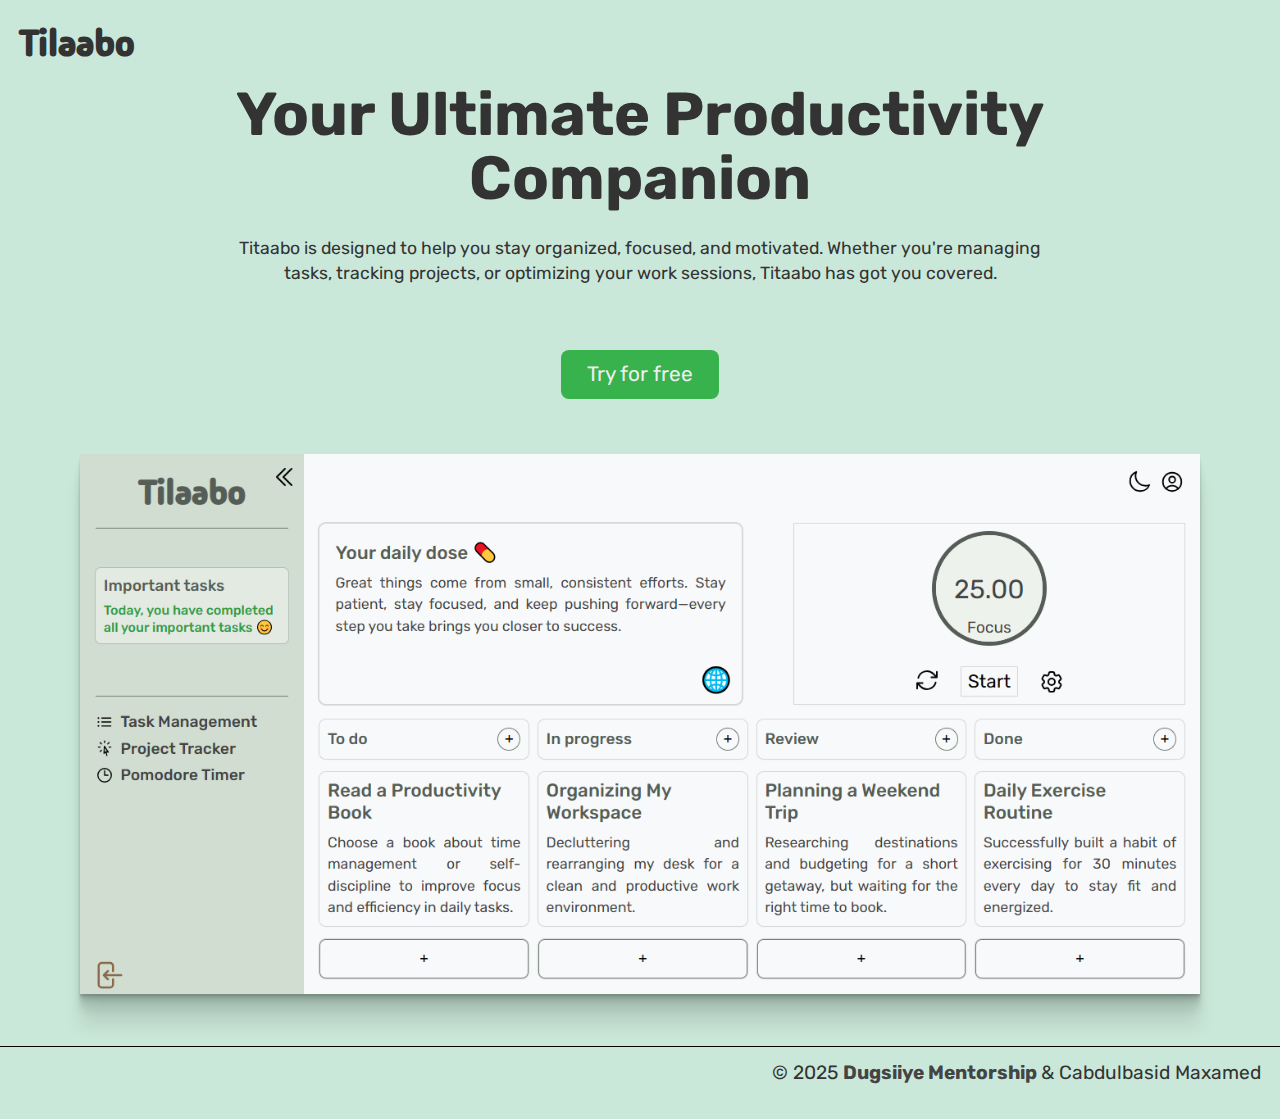
<file: index.html>
<!DOCTYPE html>
<html lang="en">
  <head>
    <meta charset="UTF-8" />
    <meta name="viewport" content="width=device-width, initial-scale=1.0" />
    <link rel="stylesheet" href="./css/responsive.css" />
    <link rel="stylesheet" href="styles.css" />
    <title>Tilaabo - ku maareey noloshaada</title>
  </head>
  <body>
    <div class="container">
      <header>
        <h2 class="logo-name">Tilaabo</h2>
      </header>
      <div class="content">
        <h1 class="heading">Your Ultimate Productivity Companion</h1>
        <p class="desc">
          Titaabo is designed to help you stay organized, focused, and
          motivated. Whether you're managing tasks, tracking projects, or
          optimizing your work sessions, Titaabo has got you covered.
        </p>
        <a href="/html/auth.html" id="try-free">Try for free</a>
      </div>
    </div>
    <div class="img">
      <img src="/assets/dashboard.png" alt="hero image" />
    </div>
    <footer class="footer">
      <p class="copyright">
        &copy; 2025
        <strong>
          <a href="https://dugsiiye.com/">Dugsiiye Mentorship</a> </strong
        >& Cabdulbasid Maxamed
      </p>
    </footer>
  </body>
</html>
</file>
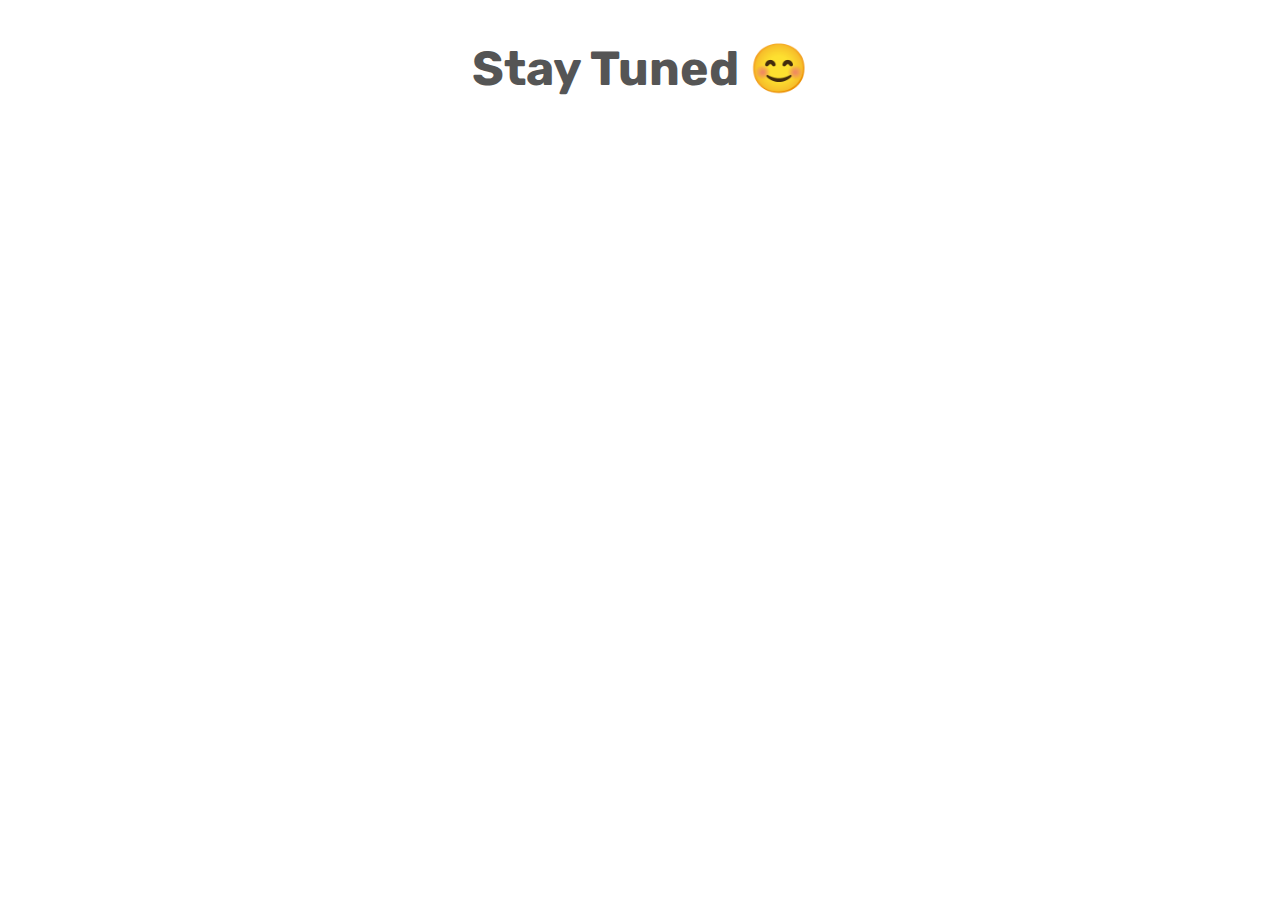
<file: html/auth.html>
<!DOCTYPE html>
<html lang="en">
  <head>
    <meta charset="UTF-8" />
    <meta name="viewport" content="width=device-width, initial-scale=1.0" />
    <link rel="stylesheet" href="../css/auth.css" />
    <title>Stay tune!</title>
  </head>
  <body>
    <h1>Stay Tuned 😊</h1>
  </body>
</html>
</file>
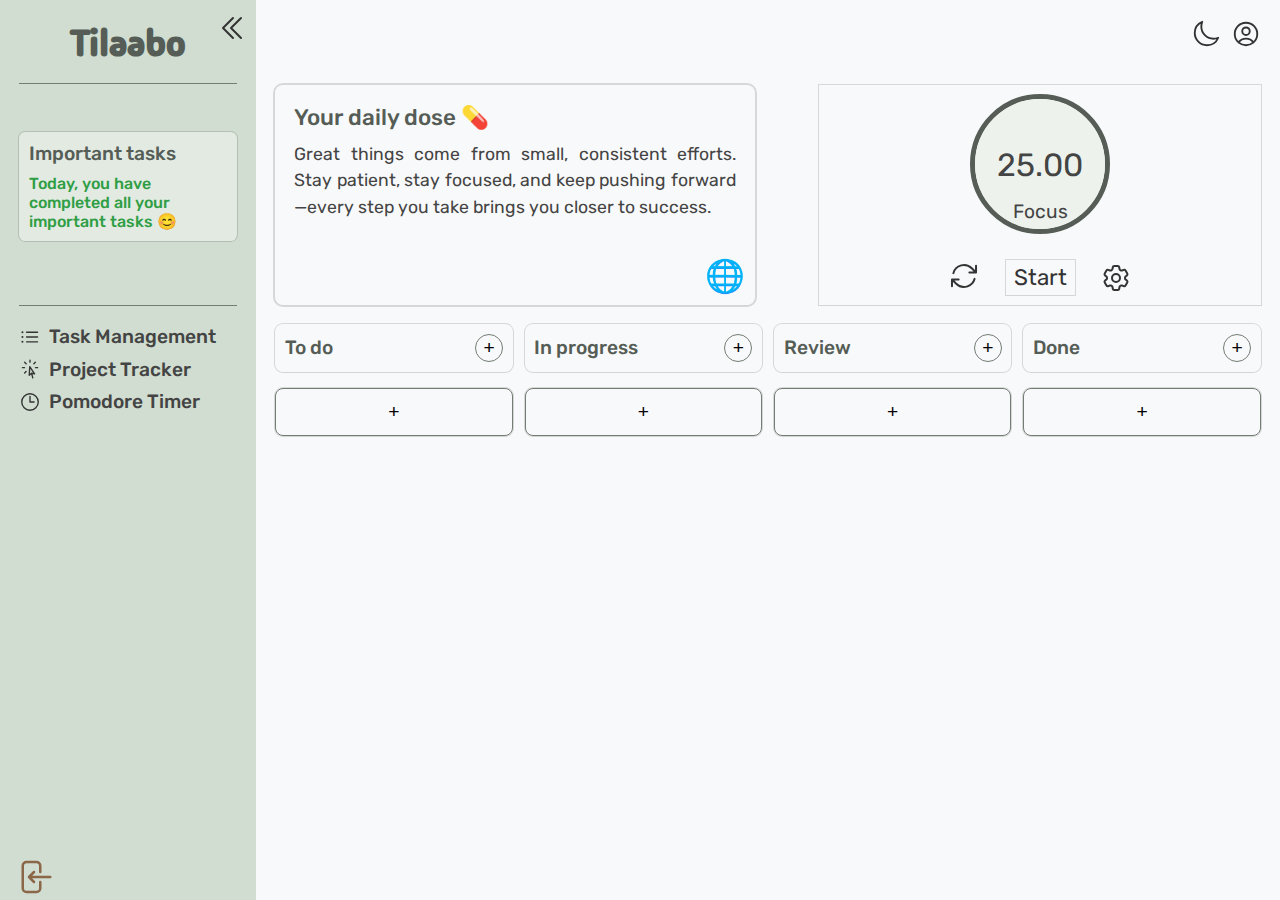
<file: html/dashboard.html>
<!DOCTYPE html>
<html lang="en">
  <head>
    <meta charset="UTF-8" />
    <meta name="viewport" content="width=device-width, initial-scale=1.0" />
    <link rel="stylesheet" href="../css/responsive.css" />
    <link rel="stylesheet" href="../css/dashboard.css" />
    <link rel="stylesheet" href="../styles.css" />
    <title>Dashboard</title>
  </head>
  <body>
    <div id="add-project-box">
      <div class="project-box">
        <span class="cancel-icon">&#10006;</span>
        <div class="working-box">
          <h3 class="working-box-title">Focus session</h3>
          <div class="time-box">
            <button class="prev">-</button>
            <span class="time-text">25</span>
            <button class="next">+</button>
          </div>
        </div>
        <div class="working-box">
          <h3 class="working-box-title">Short break</h3>
          <div class="time-box">
            <button class="prev">-</button>
            <span class="time-text">05</span>
            <button class="next">+</button>
          </div>
        </div>
        <div class="working-box">
          <h3 class="working-box-title">Long break</h3>
          <div class="time-box">
            <button class="prev">-</button>
            <span class="time-text">15</span>
            <button class="next">+</button>
          </div>
        </div>
        <div class="working-box">
          <h3 class="working-box-title">Long break after</h3>
          <div class="time-box">
            <button class="prev">-</button>
            <span class="time-text">25</span>
            <button class="next">+</button>
          </div>
        </div>
        <!-- <form id="form">
          <input
            type="text"
            name="text"
            id="project-box-title"
            placeholder="Project title"
          />
          <textarea
            name=""
            id="project-box-text"
            placeholder="Project description"
            rows="8"
          ></textarea>
        </form> -->

        <div class="btns">
          <button type="submit" id="addProject" class="btn">Save</button>
          <!-- <button id="DelProject" class="btn">Delete</button> -->
        </div>
      </div>
    </div>
    <!-- main-grid-2-cols -->
    <div class="main-grid">
      <div class="side-bar">
        <div class="open-close-bar">
          <svg
            xmlns="http://www.w3.org/2000/svg"
            fill="none"
            viewBox="0 0 24 24"
            stroke-width="1.5"
            stroke="currentColor"
            class="close-bar-icon"
          >
            <path
              stroke-linecap="round"
              stroke-linejoin="round"
              d="m18.75 4.5-7.5 7.5 7.5 7.5m-6-15L5.25 12l7.5 7.5"
            />
          </svg>
          <svg
            xmlns="http://www.w3.org/2000/svg"
            fill="none"
            viewBox="0 0 24 24"
            stroke-width="1.5"
            stroke="currentColor"
            class="open-bar-icon"
          >
            <path
              stroke-linecap="round"
              stroke-linejoin="round"
              d="m5.25 4.5 7.5 7.5-7.5 7.5m6-15 7.5 7.5-7.5 7.5"
            />
          </svg>
        </div>
        <div class="logo">
          <h2 class="logo-name">Tilaabo</h2>
        </div>
        <div id="important-tasks">
          <p class="imp-title">Important tasks</p>
          <p style="color: #2f9e44; font-weight: 500">
            Today, you have completed all your important tasks 😊
          </p>
          <!-- Dynamically will handle javascript
          <div class="imp-task">
            <div class="div">
              <input type="checkbox" name="" id="" />
              <p>task one</p>
            </div>
          </div> -->
        </div>
        <div class="task-box">
          <div class="tasks">
            <svg
              xmlns="http://www.w3.org/2000/svg"
              fill="none"
              viewBox="0 0 24 24"
              stroke-width="1.5"
              stroke="currentColor"
              class="tasks-icon"
            >
              <path
                stroke-linecap="round"
                stroke-linejoin="round"
                d="M8.25 6.75h12M8.25 12h12m-12 5.25h12M3.75 6.75h.007v.008H3.75V6.75Zm.375 0a.375.375 0 1 1-.75 0 .375.375 0 0 1 .75 0ZM3.75 12h.007v.008H3.75V12Zm.375 0a.375.375 0 1 1-.75 0 .375.375 0 0 1 .75 0Zm-.375 5.25h.007v.008H3.75v-.008Zm.375 0a.375.375 0 1 1-.75 0 .375.375 0 0 1 .75 0Z"
              />
            </svg>

            <p id="tasks"><a href="../html/tasks.html">Task Management</a></p>
          </div>
          <div class="project">
            <svg
              xmlns="http://www.w3.org/2000/svg"
              fill="none"
              viewBox="0 0 24 24"
              stroke-width="1.5"
              stroke="currentColor"
              class="project-icon"
            >
              <path
                stroke-linecap="round"
                stroke-linejoin="round"
                d="M15.042 21.672 13.684 16.6m0 0-2.51 2.225.569-9.47 5.227 7.917-3.286-.672ZM12 2.25V4.5m5.834.166-1.591 1.591M20.25 10.5H18M7.757 14.743l-1.59 1.59M6 10.5H3.75m4.007-4.243-1.59-1.59"
              />
            </svg>

            <p id="tasks"><a href="../html/project.html">Project Tracker</a></p>
          </div>
          <div class="timer">
            <svg
              xmlns="http://www.w3.org/2000/svg"
              fill="none"
              viewBox="0 0 24 24"
              stroke-width="1.5"
              stroke="currentColor"
              class="timer-icon"
            >
              <path
                stroke-linecap="round"
                stroke-linejoin="round"
                d="M12 6v6h4.5m4.5 0a9 9 0 1 1-18 0 9 9 0 0 1 18 0Z"
              />
            </svg>

            <p id="tasks"><a href="../html/pomodore.html">Pomodore Timer</a></p>
          </div>
        </div>
        <button id="exit-btn">
          <svg
            xmlns="http://www.w3.org/2000/svg"
            fill="none"
            viewBox="0 0 24 24"
            stroke-width="1.5"
            stroke="currentColor"
            class="exit-btn-icon"
          >
            <path
              stroke-linecap="round"
              stroke-linejoin="round"
              d="M15.75 9V5.25A2.25 2.25 0 0 0 13.5 3h-6a2.25 2.25 0 0 0-2.25 2.25v13.5A2.25 2.25 0 0 0 7.5 21h6a2.25 2.25 0 0 0 2.25-2.25V15M12 9l-3 3m0 0 3 3m-3-3h12.75"
            />
          </svg>
        </button>
      </div>
      <div class="dashboard">
        <header>
          <div id="light-dark-mode">
            <svg
              xmlns="http://www.w3.org/2000/svg"
              fill="none"
              viewBox="0 0 24 24"
              stroke-width="1.5"
              stroke="currentColor"
              class="moon-icon"
            >
              <path
                stroke-linecap="round"
                stroke-linejoin="round"
                d="M21.752 15.002A9.72 9.72 0 0 1 18 15.75c-5.385 0-9.75-4.365-9.75-9.75 0-1.33.266-2.597.748-3.752A9.753 9.753 0 0 0 3 11.25C3 16.635 7.365 21 12.75 21a9.753 9.753 0 0 0 9.002-5.998Z"
              />
            </svg>
            <!-- <svg
              xmlns="http://www.w3.org/2000/svg"
              fill="none"
              viewBox="0 0 24 24"
              stroke-width="1.5"
              stroke="currentColor"
              class="sun-icon"
            >
              <path
                stroke-linecap="round"
                stroke-linejoin="round"
                d="M12 3v2.25m6.364.386-1.591 1.591M21 12h-2.25m-.386 6.364-1.591-1.591M12 18.75V21m-4.773-4.227-1.591 1.591M5.25 12H3m4.227-4.773L5.636 5.636M15.75 12a3.75 3.75 0 1 1-7.5 0 3.75 3.75 0 0 1 7.5 0Z"
              />
            </svg> -->
          </div>
          <div id="user-profile">
            <svg
              xmlns="http://www.w3.org/2000/svg"
              fill="none"
              viewBox="0 0 24 24"
              stroke-width="1.5"
              stroke="currentColor"
              class="user-profile-icon"
            >
              <path
                stroke-linecap="round"
                stroke-linejoin="round"
                d="M17.982 18.725A7.488 7.488 0 0 0 12 15.75a7.488 7.488 0 0 0-5.982 2.975m11.963 0a9 9 0 1 0-11.963 0m11.963 0A8.966 8.966 0 0 1 12 21a8.966 8.966 0 0 1-5.982-2.275M15 9.75a3 3 0 1 1-6 0 3 3 0 0 1 6 0Z"
              />
            </svg>
          </div>
        </header>
        <div class="quote-time-div">
          <div id="quote">
            <p class="quote-title">Your daily dose 💊</p>
            <p class="the-quote">
              Great things come from small, consistent efforts. Stay patient,
              stay focused, and keep pushing forward—every step you take brings
              you closer to success.
            </p>
            <button id="translate">🌐</button>
          </div>
          <!-- Pomodore Timer -->
          <div class="pomodore-timer">
            <div class="timer-container">
              <div class="clock-container">
                <div class="main-circle">
                  <div class="clock">
                    <div class="span">
                      <span id="time">25.00</span>
                      <span id="time-type">Focus</span>
                    </div>
                  </div>
                </div>
                <!-- clock Settings -->
                <div class="clock-setting">
                  <div class="flip">
                    <svg
                      xmlns="http://www.w3.org/2000/svg"
                      fill="none"
                      viewBox="0 0 24 24"
                      stroke-width="1.5"
                      stroke="currentColor"
                      class="flip-icon"
                    >
                      <path
                        stroke-linecap="round"
                        stroke-linejoin="round"
                        d="M16.023 9.348h4.992v-.001M2.985 19.644v-4.992m0 0h4.992m-4.993 0 3.181 3.183a8.25 8.25 0 0 0 13.803-3.7M4.031 9.865a8.25 8.25 0 0 1 13.803-3.7l3.181 3.182m0-4.991v4.99"
                      />
                    </svg>
                  </div>
                  <div class="start">
                    <p>Start</p>
                  </div>
                  <div class="settings">
                    <svg
                      xmlns="http://www.w3.org/2000/svg"
                      fill="none"
                      viewBox="0 0 24 24"
                      stroke-width="1.5"
                      stroke="currentColor"
                      class="size-6"
                    >
                      <path
                        stroke-linecap="round"
                        stroke-linejoin="round"
                        d="M9.594 3.94c.09-.542.56-.94 1.11-.94h2.593c.55 0 1.02.398 1.11.94l.213 1.281c.063.374.313.686.645.87.074.04.147.083.22.127.325.196.72.257 1.075.124l1.217-.456a1.125 1.125 0 0 1 1.37.49l1.296 2.247a1.125 1.125 0 0 1-.26 1.431l-1.003.827c-.293.241-.438.613-.43.992a7.723 7.723 0 0 1 0 .255c-.008.378.137.75.43.991l1.004.827c.424.35.534.955.26 1.43l-1.298 2.247a1.125 1.125 0 0 1-1.369.491l-1.217-.456c-.355-.133-.75-.072-1.076.124a6.47 6.47 0 0 1-.22.128c-.331.183-.581.495-.644.869l-.213 1.281c-.09.543-.56.94-1.11.94h-2.594c-.55 0-1.019-.398-1.11-.94l-.213-1.281c-.062-.374-.312-.686-.644-.87a6.52 6.52 0 0 1-.22-.127c-.325-.196-.72-.257-1.076-.124l-1.217.456a1.125 1.125 0 0 1-1.369-.49l-1.297-2.247a1.125 1.125 0 0 1 .26-1.431l1.004-.827c.292-.24.437-.613.43-.991a6.932 6.932 0 0 1 0-.255c.007-.38-.138-.751-.43-.992l-1.004-.827a1.125 1.125 0 0 1-.26-1.43l1.297-2.247a1.125 1.125 0 0 1 1.37-.491l1.216.456c.356.133.751.072 1.076-.124.072-.044.146-.086.22-.128.332-.183.582-.495.644-.869l.214-1.28Z"
                      />
                      <path
                        stroke-linecap="round"
                        stroke-linejoin="round"
                        d="M15 12a3 3 0 1 1-6 0 3 3 0 0 1 6 0Z"
                      />
                    </svg>
                  </div>
                </div>
              </div>
            </div>
          </div>
        </div>

        <!-- Bottom dashboard -->
        <div class="bottom-dash">
          <div class="box">
            <div class="box-btn-top">
              <p class="box-btn-text">To do</p>
              <button class="box-btn-btn box-btn todo-btn">+</button>
            </div>
            <div class="text-card">
              
              <!-- <h3 class="bottom-dash-box-title">Daily Exercise Routine</h3>
              <p class="bottom-dash-box-desc">
                Successfully built a habit of exercising for 30 minutes every
                day to stay fit and energized.
              </p> -->
            </div>
            <button class="box-btn-bottom box-btn todo-btn">+</button>
          </div>
          <div class="box">
            <div class="box-btn-top">
              <p class="box-btn-text">In progress</p>
              <button class="box-btn-btn box-btn">+</button>
            </div>
            <!-- <div class="todo-card">
              <h3 class="bottom-dash-box-title">Daily Exercise Routine</h3>
              <p class="bottom-dash-box-desc">
                Successfully built a habit of exercising for 30 minutes every
                day to stay fit and energized.
              </p>
            </div> -->
            <button class="box-btn-bottom box-btn">+</button>
          </div>
          <div class="box">
            <div class="box-btn-top">
              <p class="box-btn-text">Review</p>
              <button class="box-btn-btn box-btn">+</button>
            </div>
            <!-- <div class="todo-card">
              <h3 class="bottom-dash-box-title">Daily Exercise Routine</h3>
              <p class="bottom-dash-box-desc">
                Successfully built a habit of exercising for 30 minutes every
                day to stay fit and energized.
              </p>
            </div> -->
            <button class="box-btn-bottom box-btn">+</button>
          </div>
          <div class="box">
            <div class="box-btn-top">
              <p class="box-btn-text">Done</p>
              <button class="box-btn-btn box-btn">+</button>
            </div>
            <!-- <div class="todo-card">
              <h3 class="bottom-dash-box-title">Daily Exercise Routine</h3>
              <p class="bottom-dash-box-desc">
                Successfully built a habit of exercising for 30 minutes every
                day to stay fit and energized.
              </p>
            </div> -->
            <button class="box-btn-bottom box-btn">+</button>
          </div>
        </div>
      </div>
    </div>

    <!-- Script -->
    <script src="../js/dashboard.js"></script>
  </body>
</html>
</file>
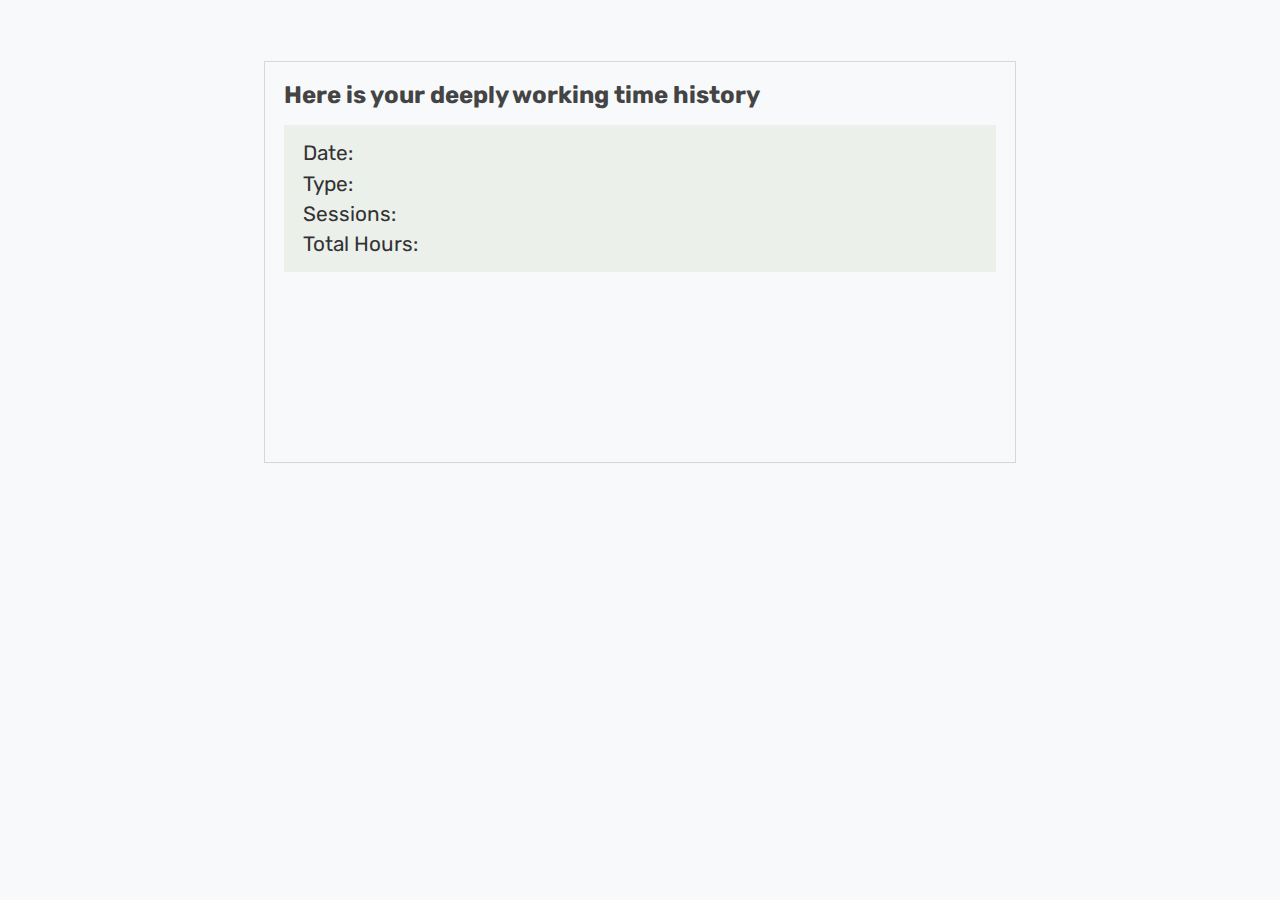
<file: html/pomodore.html>
<!DOCTYPE html>
<html lang="en">
  <head>
    <meta charset="UTF-8" />
    <meta name="viewport" content="width=device-width, initial-scale=1.0" />
    <link rel="stylesheet" href="../css/responsive.css" />
    <link rel="stylesheet" href="../css/pomodore.css" />
    <link rel="stylesheet" href="../styles.css" />
    <title>Pomodore</title>
  </head>
  <body>
    <div class="container">
      <h2 class="container-title">Here is your deeply working time history</h2>
      <div class="history">
        <span class="date"> Date: </span>
        <p class="type">Type:</p>
        <p class="sessions">Sessions:</p>
        <p class="total-hours">Total Hours:</p>
      </div>
    </div>
  </body>
</html>
</file>
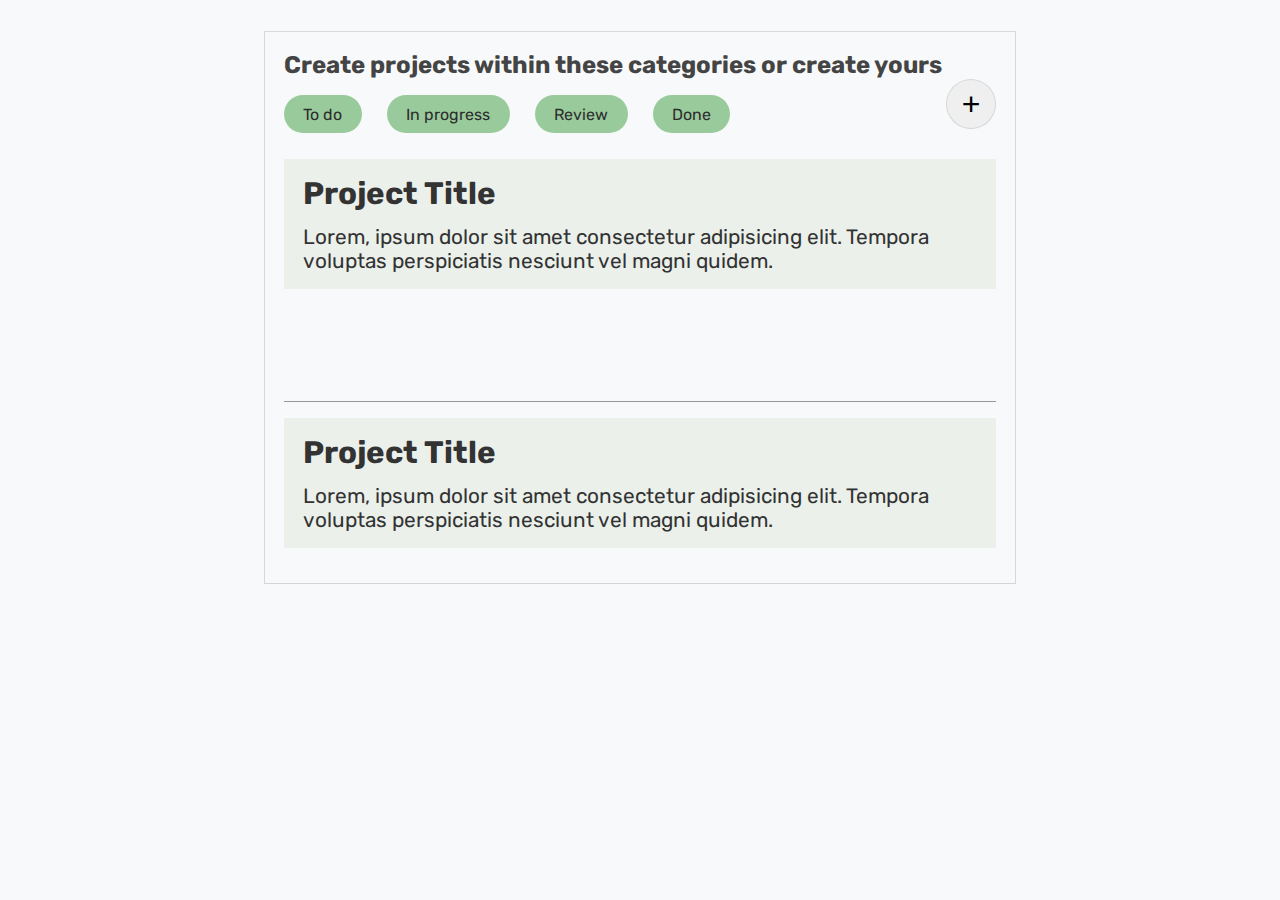
<file: html/project.html>
<!DOCTYPE html>
<html lang="en">
  <head>
    <meta charset="UTF-8" />
    <meta name="viewport" content="width=device-width, initial-scale=1.0" />
    <link rel="stylesheet" href="../css/responsive.css" />
    <link rel="stylesheet" href="../css/project.css" />
    <link rel="stylesheet" href="../styles.css" />
    <title>Projects</title>
  </head>
  <body>
    <div class="container">
      <button id="addBtn">+</button>
      <h2 class="container-title">
        Create projects within these categories or create yours
      </h2>
      <div class="categories">
        <a href="#" id="category-item">To do</a>
        <a href="#" id="category-item">In progress</a>
        <a href="#" id="category-item">Review</a>
        <a href="#" id="category-item">Done</a>
      </div>
      <div id="add-project-box">
        <div class="project-box">
          <span class="cancel-icon">&#10006;</span>
          <form id="form">
            <input
              type="text"
              name="text"
              id="project-box-title"
              placeholder="Project title"
            />
            <textarea
              name=""
              id="project-box-text"
              placeholder="Project description"
              rows="8"
            ></textarea>
          </form>

          <div class="btns">
            <button type="submit" id="addProject" class="btn">Add</button>
            <button id="DelProject" class="btn">Delete</button>
          </div>
        </div>
      </div>
      <div class="project-list">
        <div class="project-item">
          <h2 class="project-title">Project Title</h2>
          <p class="project-desc">
            Lorem, ipsum dolor sit amet consectetur adipisicing elit. Tempora
            voluptas perspiciatis nesciunt vel magni quidem.
          </p>
        </div>
      </div>
      <div class="comp-project-cont">
        <span class="divider"></span>
        <ul class="completed-tasks">
          <div class="project-item">
            <h2 class="project-title">Project Title</h2>
            <p class="project-desc">
              Lorem, ipsum dolor sit amet consectetur adipisicing elit. Tempora
              voluptas perspiciatis nesciunt vel magni quidem.
            </p>
          </div>
        </ul>
      </div>
    </div>
  </body>
</html>
</file>
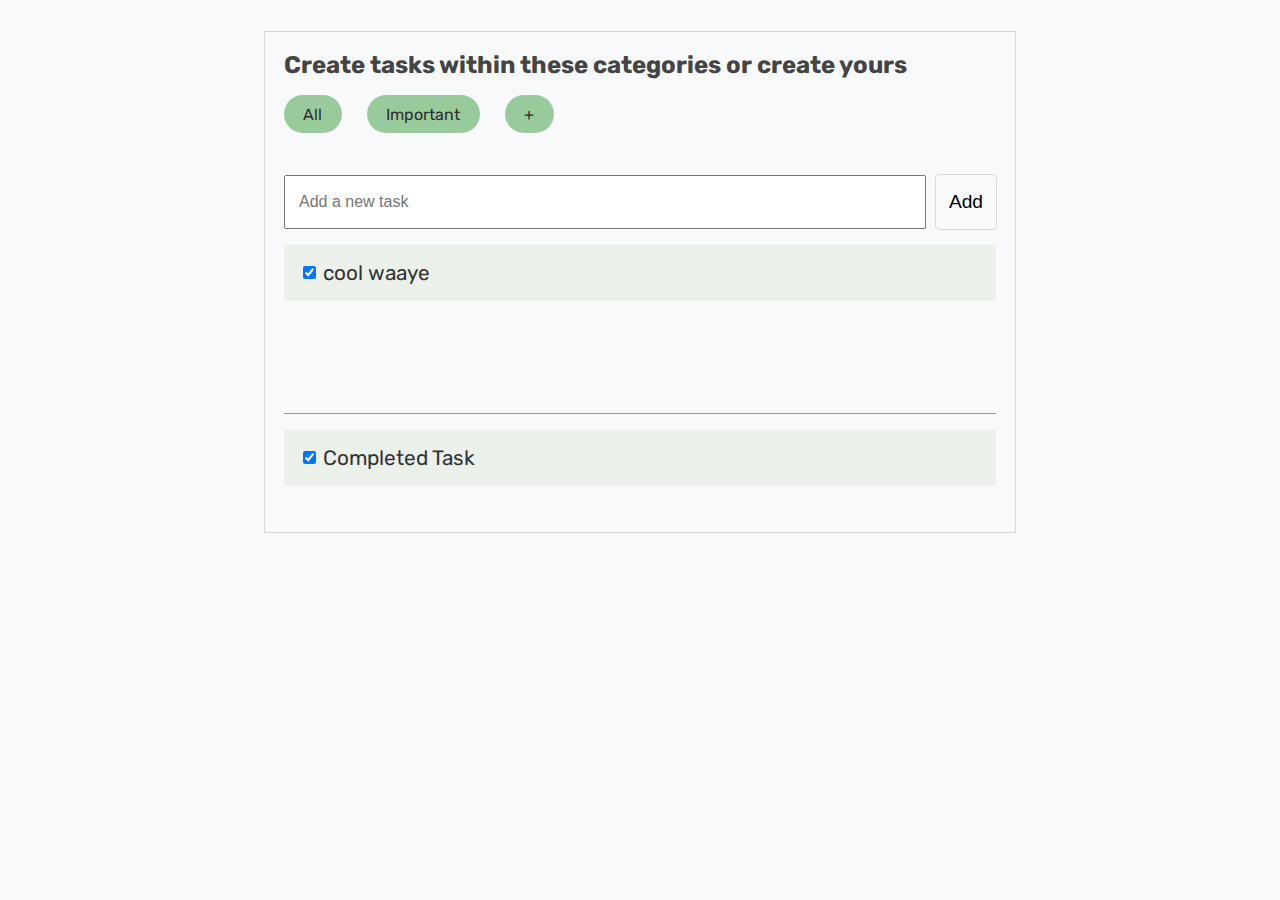
<file: html/tasks.html>
<!DOCTYPE html>
<html lang="en">
  <head>
    <meta charset="UTF-8" />
    <meta name="viewport" content="width=device-width, initial-scale=1.0" />
    <link rel="stylesheet" href="../css/responsive.css" />
    <link rel="stylesheet" href="../css/tasks.css" />
    <link rel="stylesheet" href="../styles.css" />
    <title>Tasks</title>
  </head>
  <body>
    <div class="container">
      <h2 class="container-title">
        Create tasks within these categories or create yours
      </h2>
      <div class="categories">
        <a href="#" class="category-item">All</a>
        <a href="#" class="category-item">Important</a>
        <a href="#" id="category-btn">+</a>
      </div>
      <form id="form-box">
        <input class="text-input" type="text" placeholder="Add a new task" />
        <button type="submit" id="btn-add">Add</button>
      </form>
      <ul class="task-list">
        <li class="task-item">
          <input type="checkbox" name="" id="checkbox" checked />
          <span>cool waaye</span>
        </li>
      </ul>
      <div class="comp-task-cont">
        <span class="divider"></span>
        <ul class="completed-tasks">
          <li class="task-item">
            <input type="checkbox" name="" id="checkbox" checked />
            <span>Completed Task</span>
          </li>
        </ul>
      </div>
    </div>

    <!-- Script -->
    <script src="../js/tasks.js"></script>
  </body>
</html>
</file>
<file: css/responsive.css>
/* Responsive */
@media (max-width: 428px) {
  /*  */

  .logo {
    display: none;
  }

  #important-tasks {
    display: none;
  }

  .task-box {
    display: none !important;
  }

  .open-bar-icon {
    display: block !important;
    right: -10px !important;
  }

  .close-bar-icon {
    display: none;
  }

  .bottom-dash {
    flex-direction: column !important;
  }

  .todo {
    width: 100% !important;
  }

  .logo-name {
    font-size: 3rem !important;
    font-family: "Madimi One", sans-serif;
  }

  .content {
    max-width: 420px !important;
    margin: 32px auto !important;

    padding: 0 12px;
  }

  .heading {
    font-size: 3rem !important;
  }

  .desc {
    font-size: 1rem !important;
    line-height: 1.6 !important;
  }

  #try-free {
    /* display: inline-block; */
    padding: 1.3rem 2.6rem !important;
  }

  .img {
    padding: 0 1rem !important;
  }

  .copyright {
    font-size: 0.9rem !important;
    line-height: 1.4;
  }
}
/* 
428 - 838 */

@media (min-width: 430px) and (max-width: 768px) {
  .bottom-dash {
    flex-wrap: wrap;
  }

  .todo {
    width: 48% !important;
  }

  .content {
    /* background-color: red; */
    max-width: 600px !important;

    margin-top: 1rem !important;
  }

  .heading {
    font-size: 3rem !important;
  }

  .desc {
    font-size: 0.9rem !important;
    line-height: 1.6 !important;
  }

  .img {
    padding: 0 2rem !important;
  }

  .copyright {
    font-size: 0.85rem !important;
    line-height: 1.4;
  }
}

@media (min-width: 827px) and (max-width: 980px) {
  #quote {
    width: 200px !important;
  }

  /* .timer-container {
    width: 260px !important;
    background-color: green;
  } */

  .pomodore-timer {
    width: 200px !important;
  }
}

@media (max-width: 768px) {
  .content {
    margin-top: 1rem !important;
  }
}

@media (min-width: 768px) and (max-width: 846px) {
  .bottom-dash {
    flex-wrap: wrap;
  }

  .todo {
    width: 49% !important;
  }

  .img {
    padding: 0 2rem !important;
  }
}

@media (min-width: 1525px) {
img {
  width: 100%;
  height: auto;
}
}
</file>
<file: styles.css>
@import url("https://fonts.googleapis.com/css2?family=Madimi+One&family=Rubik:ital,wght@0,300..900;1,300..900&display=swap");

* {
  margin: 0;
  padding: 0;
  box-sizing: border-box;
}

body {
  font-family: "Rubik", sans-serif;
  background-color: #cae8d9;
  color: #333;

  /* width: 100%; */
}

a:link,
a:visited {
  color: #444;
  text-decoration: none;
}

.container {
  padding: 1.2rem;
}

.logo-name {
  font-size: 2.3rem;
  font-weight: 700;
  font-family: "Madimi One", sans-serif;
}

.content {
  max-width: 820px;
  display: flex;
  flex-direction: column;
  align-items: center;
  justify-content: center;

  margin: 1rem auto;
}

.heading {
  font-size: 3.8rem;
  text-align: center;
  line-height: 1.05;

  margin-bottom: 1.6rem;
}

.desc {
  font-size: 1.1rem;
  line-height: 1.4;
  text-align: center;

  margin-bottom: 4rem;
}

#try-free {
  /* display: inline-block; */
  padding: 0.8rem 1.6rem;
  border: none;
  background: none;
  background-color: #37b24d;
  border-radius: 8px;

  font-size: 1.3rem;
  cursor: pointer;
  color: #eee;
  margin-bottom: 1.2rem;

  transition: 0.3s ease;
}

#try-free:link {
  text-decoration: none;
}

#try-free:hover {
  background-color: #2b8a3e;
}

.img {
  /* max-width: 820px; */
  padding: 0 5rem;
}

img {
  max-width: 100%;
  height: auto;
  margin: 0 auto;
  /* margin-left: 10%; */
  /* transform: translateX(-50%); */

  margin-bottom: 3rem;

  box-shadow: rgba(0, 0, 0, 0.09) 0px 2px 1px, rgba(0, 0, 0, 0.09) 0px 4px 2px,
    rgba(0, 0, 0, 0.09) 0px 8px 4px, rgba(0, 0, 0, 0.09) 0px 16px 8px,
    rgba(0, 0, 0, 0.09) 0px 32px 16px;

  /* box-shadow: rgba(0, 0, 0, 0.02) 0px 1px 3px 0px,
    rgba(27, 31, 35, 0.15) 0px 0px 0px 1px; */
}

.footer {
  /* width: 100vw; */
  border-top: 1px solid black;
  padding-bottom: 2rem;
  padding-top: 0.8rem;
  padding-right: 1.2rem;

  text-align: end;
}

.copyright {
  font-size: 1.2rem;
  line-height: 1.4;
}

/* Responsive */
</file>
<file: css/auth.css>
@import url("https://fonts.googleapis.com/css2?family=Madimi+One&family=Rubik:ital,wght@0,300..900;1,300..900&display=swap");

body {
  font-family: "Rubik", sans-serif;

  display: flex;
  align-items: center;
  justify-content: center;
}

h1 {
    font-size: 3rem;
    color: #555;
}
</file>
<file: css/dashboard.css>
.main-grid {
  width: 100%;
  height: 100vh;

  display: grid;
  grid-template-columns: 1fr 4fr;
}

.side-bar {
  background-color: #d0ddd0;
  padding: 1.2rem;

  display: block;
  flex-direction: column;

  position: relative;
}

.logo {
  padding-bottom: 1rem;
  margin-bottom: 3rem;
  border-bottom: 1px solid #727d73;
  color: #555d56;
}

.logo-name {
  font-size: 2.6rem;
  text-align: center;
  font-weight: 700;
  font-family: "Madimi One", sans-serif;
}

.close-bar-icon,
.open-bar-icon {
  width: 32px;
  height: 32px;
  position: absolute;

  top: 12px;
  right: 8px;

  cursor: pointer;
}

.open-bar-icon {
  display: none;
}

#important-tasks {
  /* border: 1px solid #727d73; */
  border-radius: 0.4rem;
  /* height: 10rem; */
  padding: 0.6rem;
  margin-bottom: 4rem;
  background-color: #e2eae2;

  box-shadow: rgba(0, 0, 0, 0.02) 0px 1px 3px 0px,
    rgba(27, 31, 35, 0.15) 0px 0px 0px 1px;
}

#important-tasks .div {
  display: flex;
  align-items: center;
  gap: 0.5rem;

  font-size: 1.2rem;
  margin-bottom: 0.5rem;
}

.imp-title {
  font-size: 1.2rem;
  font-weight: 500;
  margin-bottom: 0.6rem;
  color: #555d56;
}

.div {
  cursor: pointer;
}

.div p {
  color: #333;
}

.task-box {
  border-top: 1px solid #727d73;
  margin-bottom: 4rem;
  padding-top: 1.2rem;

  display: flex;
  flex-direction: column;
  gap: 0.6rem;
}

.task-box div {
  cursor: pointer;
}

.task-box p {
  font-size: 1.2rem;
  font-weight: 500;
  color: #444;
}

.tasks,
.project,
.timer {
  display: flex;
  align-items: center;
  gap: 0.5rem;
}

.tasks-icon,
.project-icon,
.timer-icon {
  width: 22px;
  height: 22px;
}

#exit-btn {
  /* align-self: flex-start; */
  margin-top: 1.6rem;
  border: none;
  background: none;
  cursor: pointer;

  position: absolute;
  bottom: 0;
  left: 14px;
}

.exit-btn-icon {
  width: 40px;
  height: 40px;
  border: 0;
  stroke: #8b6647;
}

.dashboard {
  background-color: #f8f9fa;
  /* background-color: #e2eae2; */
  padding: 1.2rem;
}

.project-icon {
  font-size: 20px;
}

/* Dashboard */
header {
  display: flex;
  justify-content: flex-end;
  gap: 0.6rem;
  align-items: center;

  margin-bottom: 2rem;
}

.moon-icon,
.sun-icon,
.user-profile-icon {
  width: 30px;
  height: 30px;
  cursor: pointer;
}

/* Quote-Pomodore */
.quote-time-div {
  display: flex;
  align-items: center;
  justify-content: space-between;
  flex-wrap: wrap;

  gap: 4rem;
}

#quote {
  padding: 1.2rem;
  flex: 1;
  height: 220px;

  border-radius: 8px;

  box-shadow: rgba(0, 0, 0, 0.02) 0px 1px 3px 0px,
    rgba(27, 31, 35, 0.15) 0px 0px 0px 2px;

  position: relative;
}

.the-quote {
  font-size: 1.1rem;

  line-height: 1.5;
  color: #444;
  text-align: justify;

  margin-bottom: 0.6rem;
}

.quote-title {
  font-size: 1.4rem;
  font-weight: 500;
  margin-bottom: 0.6rem;
  color: #555d56;
  font-weight: 500;
}

#translate {
  border: none;
  background: none;
  font-size: 2rem;
  cursor: pointer;

  position: absolute;
  bottom: 10px;
  right: 10px;
}

.pomodore-timer {
  flex: 1;
  height: 220px;

  display: flex;
  justify-content: center;
  align-items: center;

  /* box-shadow: rgba(0, 0, 0, 0.02) 0px 1px 3px 0px,
    rgba(27, 31, 35, 0.15) 0px 0px 0px 1px; */

  /* background-color: red; */
}

.timer-container {
  flex: 1;
  width: 400px;
  /* width: 100%; */
  height: 220px;

  display: flex;
  align-items: center;
  justify-content: center;

  box-shadow: rgba(0, 0, 0, 0.02) 0px 1px 3px 0px,
    rgba(27, 31, 35, 0.15) 0px 0px 0px 1px;
}

.clock-container {
  display: flex;
  flex-direction: column;
  align-items: center;
  justify-content: center;
  gap: 1.6rem;

  padding: 2rem;
}

.clock {
  width: 130px;
  height: 130px;
  background-color: #edf2ed;
  border-radius: 50%;

  /* display: flex;
    flex-direction: column;
    align-items: center;
    justify-content: center; */

  text-align: center;
  position: relative;
}

.main-circle {
  width: 140px;
  height: 140px;
  border: 5px solid #555d56;
  border-radius: 50%;

  display: flex;
  align-items: center;
  justify-content: center;
}

.clock span {
  display: block;
  /* text-align: center; */
}

.span {
  margin-top: 65%;
  transform: translateY(-50%);
}

#time {
  margin-bottom: 1rem;
}

.clock .span #time {
  font-size: 2rem;
  color: #444;
}

.clock .span #time-type {
  font-size: 1.2rem;
  color: #444;
}

.clock-setting {
  display: flex;
  align-items: center;
  gap: 1.6rem;
}

.flip {
  /* display: flex;
  align-items: center;
  gap: 0.2rem; */
}

.flip-icon,
.settings {
  width: 32px;
  height: 32px;

  cursor: pointer;
}

.start {
  font-size: 1.4rem;
  padding: 4px 8px;
  box-shadow: rgba(0, 0, 0, 0.02) 0px 1px 3px 0px,
    rgba(27, 31, 35, 0.15) 0px 0px 0px 1px;

  cursor: pointer;
}

/* Bottom Dash */
.bottom-dash {
  width: 100%;
  /* background-color: red; */
  margin-top: 1.2rem;
  /* height: 200px; */

  display: flex;
  align-items: flex-start;
  justify-content: space-between;
  gap: 12px;

  /* flex-wrap: wrap; */
}

.box {
  width: 25%;
  /* background-color: blue; */

  border-radius: 12px;
}

.box-btn {
  border: none;
  background: none;
  border: 1px solid #727d73;
  font-size: 1.2rem;
  text-align: center;

  cursor: pointer;
}

.box-btn-top {
  box-shadow: rgba(0, 0, 0, 0.02) 0px 1px 3px 0px,
    rgba(27, 31, 35, 0.15) 0px 0px 0px 1px;
  padding: 0.6rem;

  margin-bottom: 1rem;
  border-radius: 8px;

  display: flex;
  align-items: center;
  justify-content: space-between;
}

.box-btn-btn {
  width: 28px;
  height: 28px;
  border-radius: 50%;
}

.box-btn-text {
  font-size: 1.2rem;
  font-weight: 500;
  color: #555d56;
}

.box-card {
  box-shadow: rgba(0, 0, 0, 0.02) 0px 1px 3px 0px,
    rgba(27, 31, 35, 0.15) 0px 0px 0px 1px;

  border-radius: 8px;
  padding: 0.6rem;

  margin-bottom: 1rem;
}

.bottom-dash-box-title {
  font-size: 1.4rem;
  font-weight: 500;
  font-weight: 500;
  margin-bottom: 0.6rem;
  color: #555d56;
}

.bottom-dash-box-desc {
  font-size: 1.1rem;
  line-height: 1.5;
  color: #444;
  text-align: justify;
}

.box-btn-bottom {
  width: 100%;
  padding: 12px 32px;
  border-radius: 8px;

  box-shadow: rgba(0, 0, 0, 0.02) 0px 1px 3px 0px,
    rgba(27, 31, 35, 0.15) 0px 0px 0px 1px;
}

/* Pomodore Settings pop up */

#add-project-box {
  display: none; /* Hidden by default */
  position: fixed;
  z-index: 100;
  left: 0;
  top: 0;
  width: 100%;
  height: 100%;
  overflow: auto;
  background-color: rgba(0, 0, 0, 0.8);
}

.project-box {
  position: relative;
  margin: 5% auto;
  width: 80%;
  max-width: 400px;

  background-color: #e7f1ec;
  /* height: 400px; */

  padding: 2rem;

  display: flex;
  flex-direction: column;
  gap: 1rem;
}

.working-box {
  display: flex;
  flex-direction: column;
  align-items: center;
  gap: 1rem;
}

.working-box-title {
  font-size: 1.4rem;
}

.time-box {
  display: flex;
  align-items: center;
  gap: 1rem;
}

.prev,
.next {
  width: 28px;
  height: 28px;
  font-size: 1rem;
  background: none;
  border: none;
  box-shadow: rgba(0, 0, 0, 0.02) 0px 1px 3px 0px,
    rgba(6, 7, 9, 0.15) 0px 0px 0px 1px;

  font-size: 1.6rem;

  display: flex;
  align-items: center;
  justify-content: center;

  cursor: pointer;
}

.time-text {
  font-size: 1.6rem;
  font-weight: 500;
}

/* 
#form {
  display: flex;
  flex-direction: column;
  gap: 1rem;
}

#project-box-title {
  padding: 1rem 0.8rem;
  outline: none;

  font-size: 1rem;
}

#project-box-text {
  font-size: 1rem;
  outline: none;
  padding: 1rem 0.8rem;

  font-family: "Rubik", sans-serif;
} */

.btns {
  display: flex;
  align-items: center;
  gap: 1rem;
}

.btn {
  padding: 0.4rem 0.8rem;
  cursor: pointer;

  background: none;
  border: none;

  box-shadow: rgba(0, 0, 0, 0.02) 0px 1px 3px 0px,
    rgba(27, 31, 35, 0.15) 0px 0px 0px 1px;

  background-color: #fbfcfc;

  font-size: 1rem;
  border-radius: 4px;
}

.cancel-icon {
  width: 32px;
  height: 32px;
  background-color: rgb(199, 222, 222);
  border-radius: 50%;
  position: absolute;
  top: -10px;
  right: -10px;

  cursor: pointer;

  display: flex;
  align-items: center;
  justify-content: center;

  border: 2px solid rgba(0, 0, 0, 0.8);
}

/* 

box-shadow: rgba(0, 0, 0, 0.02) 0px 1px 3px 0px,
    rgba(27, 31, 35, 0.15) 0px 0px 0px 1px;

*/
</file>
<file: css/pomodore.css>
body {
  background-color: #f8f9fa !important;

  padding: 2rem;
}

.container {
  max-width: 750px;
  height: 400px;
  margin: 30px auto;

  box-shadow: rgba(0, 0, 0, 0.02) 0px 1px 3px 0px,
    rgba(27, 31, 35, 0.15) 0px 0px 0px 1px;

  position: relative;
}

.container-title {
  /* color: #2c2c2c; */
  color: #444;
  margin-bottom: 1rem;
}

.history {
  background-color: #ebf0eb;
  /* box-shadow: rgba(0, 0, 0, 0.02) 0px 1px 3px 0px,
    rgba(27, 31, 35, 0.15) 0px 0px 0px 1px; */
  padding: 1rem 1.2rem;
  font-size: 1.3rem;

  display: flex;
  flex-direction: column;
  /* align-items: center; */
  gap: 0.4rem;

  cursor: pointer;

  margin-bottom: 1rem;
}
</file>
<file: css/project.css>
body {
  background-color: #f8f9fa !important;

  padding: 2rem;
}

.container {
  max-width: 750px;
  margin: 0 auto;

  box-shadow: rgba(0, 0, 0, 0.02) 0px 1px 3px 0px,
    rgba(27, 31, 35, 0.15) 0px 0px 0px 1px;

  position: relative;
}

#addBtn {
  position: absolute;
  top: 0;
  right: 20px;

  width: 48px;
  height: 48px;
  border-radius: 50%;

  border: none;

  box-shadow: rgba(0, 0, 0, 0.02) 0px 1px 3px 0px,
    rgba(27, 31, 35, 0.15) 0px 0px 0px 1px;

  text-align: center;

  font-size: 2rem;
  cursor: pointer;

  margin-top: 3rem;
}

.container-title {
  /* color: #2c2c2c; */
  color: #444;
  margin-bottom: 1rem;
}

.categories {
  display: flex;
  gap: 1.6rem;
  align-items: center;

  margin-bottom: 1.6rem;
}

#category-item:link,
#category-item:visited {
  background-color: #99ca9b;
  padding: 0.6rem 1.2rem;
  border-radius: 30px;

  transition: 0.3s ease;

  color: #2d2d2d;
}

#category-item:hover,
#category-item:active {
  background-color: #62a265;
}

/* Tasks */
.project-list {
  list-style: none;

  margin-bottom: 7rem;
}

.project-item {
  background-color: #ebf0eb;
  /* box-shadow: rgba(0, 0, 0, 0.02) 0px 1px 3px 0px,
    rgba(27, 31, 35, 0.15) 0px 0px 0px 1px; */
  padding: 1rem 1.2rem;
  font-size: 1.3rem;

  display: flex;
  flex-direction: column;
  align-items: flex-start;
  gap: 0.8rem;

  cursor: pointer;

  margin-bottom: 1rem;
}

.divider {
  display: block;
  /* width: 100%; */
  border-top: 1px solid #979798;
  padding-top: 1rem;
}

/* Pop up box */

#add-project-box {
  display: none; /* Hidden by default */
  position: fixed;
  z-index: 100;
  left: 0;
  top: 0;
  width: 100%;
  height: 100%;
  overflow: auto;
  background-color: rgba(0, 0, 0, 0.8);
}

.project-box {
  position: relative;
  margin: 5% auto;
  width: 80%;
  max-width: 600px;

  background-color: #e7f1ec;
  height: 400px;

  padding: 2rem;

  display: flex;
  flex-direction: column;
  gap: 1rem;
}

#form {
  display: flex;
  flex-direction: column;
  gap: 1rem;
}

#project-box-title {
  padding: 1rem 0.8rem;
  outline: none;

  font-size: 1rem;
}

#project-box-text {
  font-size: 1rem;
  outline: none;
  padding: 1rem 0.8rem;

  font-family: "Rubik", sans-serif;
}

.btns {
  display: flex;
  align-items: center;
  gap: 1rem;
}

.btn {
  padding: 0.4rem 0.8rem;
  cursor: pointer;

  background: none;
  border: none;

  box-shadow: rgba(0, 0, 0, 0.02) 0px 1px 3px 0px,
    rgba(27, 31, 35, 0.15) 0px 0px 0px 1px;

  background-color: #fbfcfc;

  font-size: 1rem;
  border-radius: 4px;
}

.cancel-icon {
  width: 32px;
  height: 32px;
  background-color: rgb(199, 222, 222);
  border-radius: 50%;
  position: absolute;
  top: -10px;
  right: -10px;

  cursor: pointer;

  display: flex;
  align-items: center;
  justify-content: center;

  border: 2px solid rgba(0, 0, 0, 0.8);
}
</file>
<file: css/tasks.css>
body {
  background-color: #f8f9fa !important;

  padding: 2rem;
}

.container {
  max-width: 750px;
  height: 500px;
  margin: 0 auto;

  box-shadow: rgba(0, 0, 0, 0.02) 0px 1px 3px 0px,
    rgba(27, 31, 35, 0.15) 0px 0px 0px 1px;

  position: relative;
}

.container-title {
  /* color: #2c2c2c; */
  color: #444;
  margin-bottom: 1rem;
}

.categories {
  display: flex;
  gap: 1.6rem;
  align-items: center;

  margin-bottom: 1.6rem;

  overflow: scroll;
  padding-bottom: 1rem;
}

#category-item {
  /* display: inline-block !important; */
  /* width: auto !important; */
}

.category-item:link,
#category-btn:link,
#category-btn:visited,
.category-item:visited {
  background-color: #99ca9b;
  padding: 0.6rem 1.2rem;
  border-radius: 30px;

  transition: 0.3s ease;

  color: #2d2d2d;
}

.category-item:hover,
#category-btn:hover,
#category-btn:active,
.category-item:active {
  background-color: #62a265;
}

.active {
  background-color: red !important;
}

#form-box {
  display: flex;
  gap: 0.6rem;

  margin-bottom: 1rem;
}

#btn-add {
  padding: 0.4rem 0.8rem;
  cursor: pointer;

  background: none;
  border: none;

  box-shadow: rgba(0, 0, 0, 0.02) 0px 1px 3px 0px,
    rgba(27, 31, 35, 0.15) 0px 0px 0px 1px;

  font-size: 1.2rem;
  border-radius: 4px;
}

.text-input {
  flex: 1;
  padding: 1rem 0.8rem;
  outline: none;
  font-size: 1rem;
}

/* Tasks */
.task-list {
  list-style: none;

  margin-bottom: 7rem;
}

.task-item {
  background-color: #ebf0eb;
  /* box-shadow: rgba(0, 0, 0, 0.02) 0px 1px 3px 0px,
    rgba(27, 31, 35, 0.15) 0px 0px 0px 1px; */
  padding: 1rem 1.2rem;
  font-size: 1.3rem;

  display: flex;
  align-items: center;
  gap: 0.4rem;

  cursor: pointer;

  margin-bottom: 1rem;
}

.divider {
  display: block;
  /* width: 100%; */
  border-top: 1px solid #979798;
  padding-top: 1rem;
}
</file>
